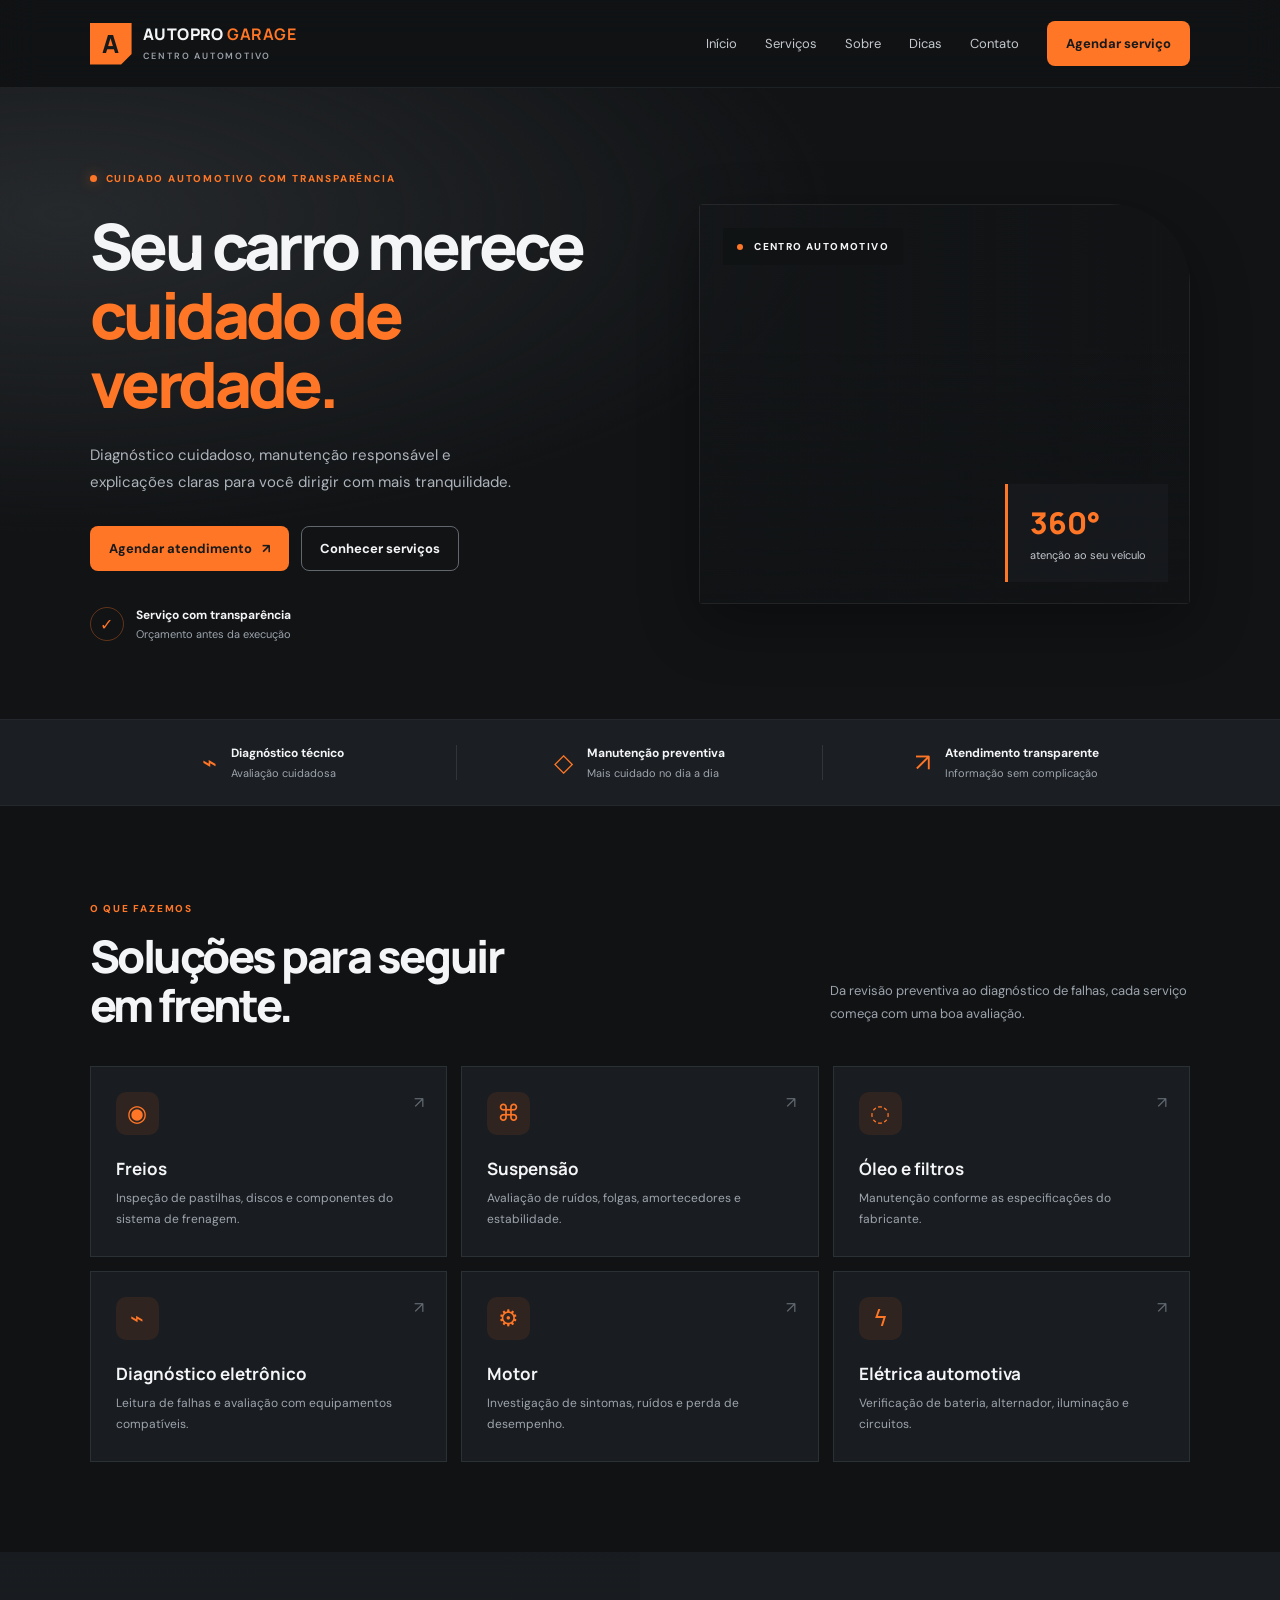
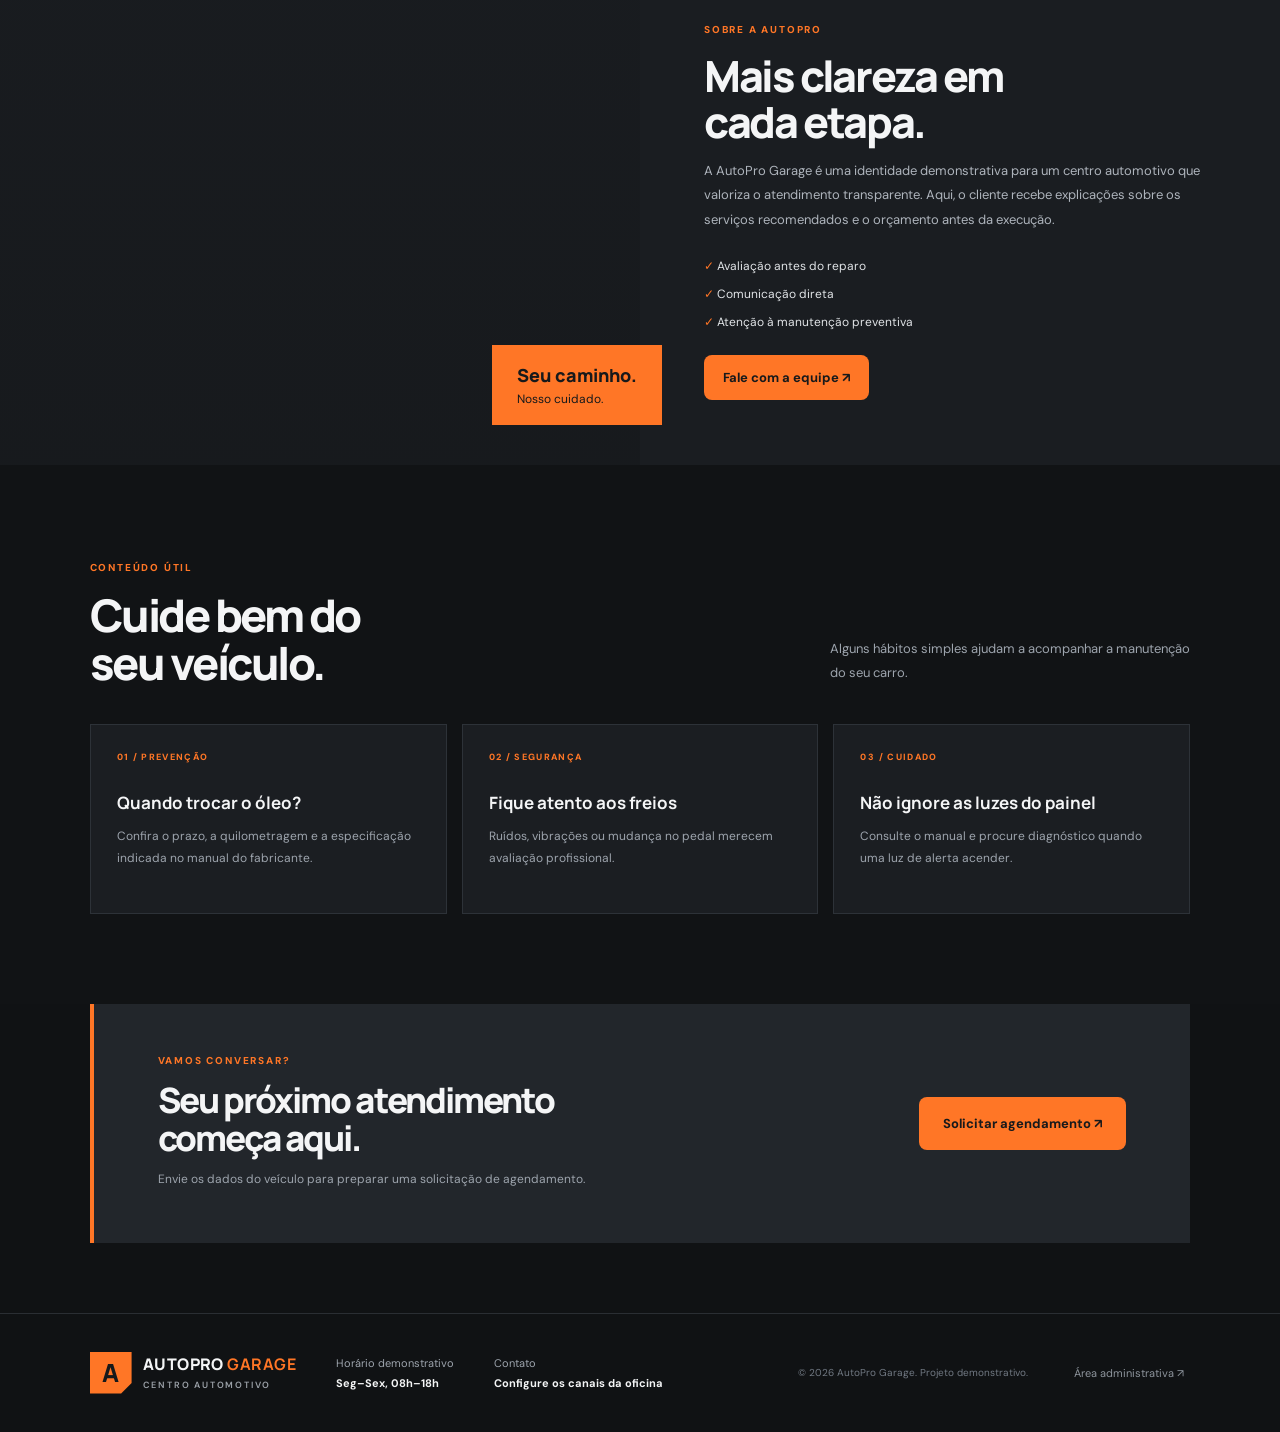
<file: index.html>
<!DOCTYPE html>
<html lang="pt-BR">

<head>
  <meta charset="UTF-8">
  <meta name="viewport" content="width=device-width, initial-scale=1.0">
  <meta name="description" content="AutoPro Garage — manutenção automotiva, agendamento e orçamento.">
  <title>AutoPro Garage | Centro Automotivo</title>
  <link rel="stylesheet" href="styles.css">
</head>

<body>
  <div id="publicSite">
    <header class="public-header">
      <a class="brand" href="#inicio"><span class="brand-mark">A</span><span>AUTOPRO <b>GARAGE</b><small>CENTRO
            AUTOMOTIVO</small></span></a>
      <button class="menu-toggle" id="menuToggle" aria-label="Abrir menu">☰</button>
      <nav id="publicNav">
        <a href="#inicio">Início</a><a href="#servicos">Serviços</a><a href="#sobre">Sobre</a><a
          href="#dicas">Dicas</a><a href="#contato">Contato</a>
        <button class="btn btn-primary" id="publicBookingBtn">Agendar serviço</button>
      </nav>
    </header>
    <main>
      <section class="hero" id="inicio">
        <div class="hero-copy">
          <span class="eyebrow"><i></i> CUIDADO AUTOMOTIVO COM TRANSPARÊNCIA</span>
          <h1>Seu carro merece<br><span>cuidado de verdade.</span></h1>
          <p>Diagnóstico cuidadoso, manutenção responsável e explicações claras para você dirigir com mais
            tranquilidade.</p>
          <div class="hero-actions"><button class="btn btn-primary" id="heroBookingBtn">Agendar atendimento
              <span>↗</span></button><a class="btn btn-outline" href="#servicos">Conhecer serviços</a></div>
          <div class="hero-proof">
            <div class="proof-icon">✓</div>
            <div><strong>Serviço com transparência</strong><small>Orçamento antes da execução</small></div>
          </div>
        </div>
        <div class="hero-visual">
          <div class="hero-overlay"></div>
          <div class="hero-label"><span class="orange-dot"></span> CENTRO AUTOMOTIVO</div>
          <div class="hero-stat"><strong>360°</strong><span>atenção ao seu veículo</span></div>
        </div>
      </section>
      <section class="trust-strip">
        <div><span class="line-icon">⌁</span><span><b>Diagnóstico técnico</b><small>Avaliação cuidadosa</small></span>
        </div>
        <div><span class="line-icon">◇</span><span><b>Manutenção preventiva</b><small>Mais cuidado no dia a
              dia</small></span></div>
        <div><span class="line-icon">↗</span><span><b>Atendimento transparente</b><small>Informação sem
              complicação</small></span></div>
      </section>
      <section class="section" id="servicos">
        <div class="section-heading">
          <div><span class="eyebrow">O QUE FAZEMOS</span>
            <h2>Soluções para seguir<br>em frente.</h2>
          </div>
          <p>Da revisão preventiva ao diagnóstico de falhas, cada serviço começa com uma boa avaliação.</p>
        </div>
        <div class="service-grid">
          <article class="service-card"><span class="service-symbol">◉</span>
            <h3>Freios</h3>
            <p>Inspeção de pastilhas, discos e componentes do sistema de frenagem.</p><span class="card-arrow">↗</span>
          </article>
          <article class="service-card"><span class="service-symbol">⌘</span>
            <h3>Suspensão</h3>
            <p>Avaliação de ruídos, folgas, amortecedores e estabilidade.</p><span class="card-arrow">↗</span>
          </article>
          <article class="service-card"><span class="service-symbol">◌</span>
            <h3>Óleo e filtros</h3>
            <p>Manutenção conforme as especificações do fabricante.</p><span class="card-arrow">↗</span>
          </article>
          <article class="service-card"><span class="service-symbol">⌁</span>
            <h3>Diagnóstico eletrônico</h3>
            <p>Leitura de falhas e avaliação com equipamentos compatíveis.</p><span class="card-arrow">↗</span>
          </article>
          <article class="service-card"><span class="service-symbol">⚙</span>
            <h3>Motor</h3>
            <p>Investigação de sintomas, ruídos e perda de desempenho.</p><span class="card-arrow">↗</span>
          </article>
          <article class="service-card"><span class="service-symbol">ϟ</span>
            <h3>Elétrica automotiva</h3>
            <p>Verificação de bateria, alternador, iluminação e circuitos.</p><span class="card-arrow">↗</span>
          </article>
        </div>
      </section>
      <section class="about-band" id="sobre">
        <div class="about-art">
          <div class="about-badge"><strong>Seu caminho.</strong><span>Nosso cuidado.</span></div>
        </div>
        <div class="about-copy"><span class="eyebrow">SOBRE A AUTOPRO</span>
          <h2>Mais clareza em<br>cada etapa.</h2>
          <p>A AutoPro Garage é uma identidade demonstrativa para um centro automotivo que valoriza o atendimento
            transparente. Aqui, o cliente recebe explicações sobre os serviços recomendados e o orçamento antes da
            execução.</p>
          <div class="about-points"><span>✓ Avaliação antes do reparo</span><span>✓ Comunicação direta</span><span>✓
              Atenção à manutenção preventiva</span></div><button class="btn btn-primary" id="aboutBookingBtn">Fale com
            a equipe ↗</button>
        </div>
      </section>
      <section class="section tips-section" id="dicas">
        <div class="section-heading">
          <div><span class="eyebrow">CONTEÚDO ÚTIL</span>
            <h2>Cuide bem do<br>seu veículo.</h2>
          </div>
          <p>Alguns hábitos simples ajudam a acompanhar a manutenção do seu carro.</p>
        </div>
        <div class="tips-grid">
          <article class="tip-card">
            <div class="tip-number">01 / PREVENÇÃO</div>
            <h3>Quando trocar o óleo?</h3>
            <p>Confira o prazo, a quilometragem e a especificação indicada no manual do fabricante.</p>
          </article>
          <article class="tip-card">
            <div class="tip-number">02 / SEGURANÇA</div>
            <h3>Fique atento aos freios</h3>
            <p>Ruídos, vibrações ou mudança no pedal merecem avaliação profissional.</p>
          </article>
          <article class="tip-card">
            <div class="tip-number">03 / CUIDADO</div>
            <h3>Não ignore as luzes do painel</h3>
            <p>Consulte o manual e procure diagnóstico quando uma luz de alerta acender.</p>
          </article>
        </div>
      </section>
      <section class="contact-band" id="contato">
        <div><span class="eyebrow">VAMOS CONVERSAR?</span>
          <h2>Seu próximo atendimento<br>começa aqui.</h2>
          <p>Envie os dados do veículo para preparar uma solicitação de agendamento.</p>
        </div><button class="btn btn-primary btn-large" id="contactBookingBtn">Solicitar agendamento ↗</button>
      </section>
    </main>
    <footer class="public-footer"><a class="brand" href="#inicio"><span class="brand-mark">A</span><span>AUTOPRO
          <b>GARAGE</b><small>CENTRO AUTOMOTIVO</small></span></a>
      <div><span>Horário demonstrativo</span><b>Seg–Sex, 08h–18h</b></div>
      <div><span>Contato</span><b>Configure os canais da oficina</b></div><small>© <span id="year"></span> AutoPro
        Garage. Projeto demonstrativo.</small><button class="footer-admin" id="adminAccessBtn">Área administrativa
        ↗</button>
    </footer>
  </div>

  <div id="bookingModal" class="modal hidden" role="dialog" aria-modal="true" aria-labelledby="bookingTitle">
    <div class="modal-card"><button class="modal-close" id="closeBooking" aria-label="Fechar">×</button><span
        class="eyebrow">PRIMEIRO CONTATO</span>
      <h2 id="bookingTitle">Solicitar agendamento</h2>
      <p class="muted">Preencha os dados para registrar a solicitação nesta demonstração.</p>
      <form id="publicBookingForm" class="form-grid">
        <label>Nome completo<input name="name" required placeholder="Seu nome"></label>
        <label>Telefone<input name="phone" required placeholder="(00) 00000-0000"></label>
        <label>Veículo<input name="vehicle" required placeholder="Marca e modelo"></label>
        <label>Data desejada<input name="date" type="date" required></label>
        <label class="full">Serviço desejado<select name="service">
            <option>Revisão preventiva</option>
            <option>Freios</option>
            <option>Suspensão</option>
            <option>Óleo e filtros</option>
            <option>Diagnóstico eletrônico</option>
            <option>Motor</option>
            <option>Elétrica automotiva</option>
            <option>Outro</option>
          </select></label>
        <label class="full">O que está acontecendo?<textarea name="notes" rows="3"
            placeholder="Descreva os sintomas ou o serviço desejado"></textarea></label>
        <button class="btn btn-primary full" type="submit">Registrar solicitação</button>
      </form>
      <div id="bookingFeedback" class="feedback hidden"></div>
    </div>
  </div>

  <div id="loginView" class="login-screen hidden">
    <div class="login-brand"><span class="brand-mark">A</span>
      <div><strong>AUTOPRO <b>GARAGE</b></strong><small>SISTEMA DE GESTÃO</small></div>
    </div>
    <div class="login-card"><span class="eyebrow">ÁREA RESTRITA</span>
      <h1>Acesse seu painel.</h1>
      <p class="muted">Entre para gerenciar a rotina da oficina.</p>
      <form id="loginForm"><label>E-mail<input id="loginEmail" type="email" required
            value="admin@autopro.local"></label><label>Senha<input id="loginPassword" type="password" required
            value="admin123"></label><button class="btn btn-primary full" type="submit">Entrar no sistema ↗</button>
        <div id="loginError" class="error-message hidden"></div>
      </form>
      <div class="demo-credentials"><b>Acesso de demonstração</b><span>admin@autopro.local</span><span>Senha:
          admin123</span><small>Troque essas credenciais antes de qualquer implantação real.</small></div><button
        class="back-public" id="backPublic">← Voltar ao site público</button>
    </div>
  </div>

  <div id="adminApp" class="admin-layout hidden">
    <aside class="sidebar" id="sidebar"><a class="brand admin-brand" href="#"><span
          class="brand-mark">A</span><span>AUTOPRO <b>GARAGE</b><small>GESTÃO AUTOMOTIVA</small></span></a>
      <div class="side-label">MENU PRINCIPAL</div>
      <nav id="adminNav">
        <button class="nav-item active" data-page="dashboard"><span>▦</span> Visão geral</button>
        <button class="nav-item" data-page="appointments"><span>◷</span> Agendamentos <em
            id="appointmentCount">0</em></button>
        <button class="nav-item" data-page="clients"><span>♙</span> Clientes</button>
        <button class="nav-item" data-page="vehicles"><span>▱</span> Veículos</button>
        <button class="nav-item" data-page="quotes"><span>▤</span> Orçamentos</button>
        <button class="nav-item" data-page="orders"><span>⚙</span> Ordens de serviço</button>
        <button class="nav-item" data-page="finance"><span>↗</span> Financeiro</button>
      </nav>
      <div class="sidebar-bottom">
        <div class="online-dot"></div><span>Sistema local demonstrativo</span><button id="logoutBtn">Sair da conta
          ↗</button>
      </div>
    </aside>
    <main class="admin-main">
      <header class="admin-topbar"><button class="icon-button" id="sidebarToggle" aria-label="Abrir menu">☰</button>
        <div class="breadcrumb">AutoPro <span>/</span> <b id="pageCrumb">Visão geral</b></div>
        <div class="topbar-right"><span class="status-pill"><i></i> Ambiente de demonstração</span>
          <div class="avatar">AD</div>
          <div class="user-label"><b>Administrador</b><small>Gestão da oficina</small></div>
        </div>
      </header>
      <div id="adminContent" class="admin-content"></div>
    </main>
  </div>
  <div id="toast" class="toast hidden"></div>
  <script src="app.js"></script>
</body>

</html>
</file>
<file: styles.css>
@import url('https://fonts.googleapis.com/css2?family=DM+Sans:wght@400;500;600;700&family=Manrope:wght@400;500;600;700;800&display=swap');

:root {
    --bg: #101214;
    --panel: #191c20;
    --panel2: #202429;
    --line: #30353b;
    --text: #f4f5f6;
    --muted: #9da4ad;
    --orange: #ff7626;
    --orange2: #ff8a42;
    --white: #fff;
    --green: #55c89a;
    --red: #ff6b6b;
    --radius: 16px;
    --shadow: 0 20px 60px #0005
}

* {
    box-sizing: border-box
}

html {
    scroll-behavior: smooth
}

body {
    margin: 0;
    background: var(--bg);
    color: var(--text);
    font-family: 'DM Sans', sans-serif
}

button,
input,
select,
textarea {
    font: inherit
}

button,
a {
    transition: .2s ease
}

button {
    cursor: pointer
}

a {
    color: inherit;
    text-decoration: none
}

.hidden {
    display: none !important
}

.muted {
    color: var(--muted);
    line-height: 1.6
}

.brand {
    display: flex;
    align-items: center;
    gap: 11px;
    font-family: Manrope, sans-serif;
    font-weight: 800;
    letter-spacing: .03em;
    font-size: 16px;
    line-height: 1.2
}

.brand b,
.login-brand b {
    color: var(--orange)
}

.brand small {
    display: block;
    color: #9ba1a8;
    font: 600 9px 'DM Sans', sans-serif;
    letter-spacing: .2em;
    margin-top: 5px
}

.brand-mark {
    display: grid;
    place-items: center;
    width: 42px;
    height: 42px;
    background: var(--orange);
    color: #17191b;
    font: 800 25px Manrope, sans-serif;
    clip-path: polygon(0 0, 100% 0, 100% 75%, 75% 100%, 0 100%)
}

.public-header {
    height: 88px;
    display: flex;
    align-items: center;
    justify-content: space-between;
    padding: 0 7%;
    border-bottom: 1px solid #ffffff10;
    background: #111315eF;
    position: sticky;
    top: 0;
    z-index: 10;
    backdrop-filter: blur(18px)
}

.public-header nav {
    display: flex;
    align-items: center;
    gap: 28px
}

.public-header nav a {
    font-size: 13px;
    color: #c5c9ce
}

.public-header nav a:hover {
    color: var(--orange)
}

.menu-toggle {
    display: none;
    background: none;
    color: white;
    border: 0;
    font-size: 25px
}

.btn {
    border: 1px solid transparent;
    border-radius: 8px;
    padding: 13px 18px;
    font-weight: 700;
    font-size: 13px;
    display: inline-flex;
    align-items: center;
    justify-content: center;
    gap: 10px
}

.btn-primary {
    background: var(--orange);
    color: #17191b
}

.btn-primary:hover {
    background: var(--orange2);
    transform: translateY(-1px)
}

.btn-outline {
    border-color: #62676d;
    color: #f4f5f6;
    background: transparent
}

.btn-outline:hover {
    border-color: var(--orange);
    color: var(--orange)
}

.btn-large {
    padding: 17px 23px
}

.hero {
    min-height: 570px;
    padding: 78px 7%;
    display: grid;
    grid-template-columns: 1.05fr .95fr;
    align-items: center;
    gap: 6%;
    overflow: hidden;
    background: radial-gradient(ellipse at 5% 20%, #26292c 0, transparent 45%), #111315
}

.hero-copy {
    max-width: 590px;
    position: relative;
    z-index: 1
}

.eyebrow {
    font-size: 10px;
    letter-spacing: .18em;
    font-weight: 800;
    color: var(--orange);
    display: inline-flex;
    align-items: center;
    gap: 9px
}

.eyebrow i {
    display: inline-block;
    width: 7px;
    height: 7px;
    border-radius: 50%;
    background: var(--orange);
    box-shadow: 0 0 12px #ff762680
}

.hero h1,
.section h2,
.about-copy h2,
.contact-band h2 {
    font: 800 clamp(37px, 5vw, 64px)/1.08 Manrope, sans-serif;
    letter-spacing: -.055em;
    margin: 24px 0
}

.hero h1 span {
    color: var(--orange)
}

.hero-copy>p {
    color: #aeb4bc;
    line-height: 1.8;
    max-width: 440px;
    font-size: 15px
}

.hero-actions {
    display: flex;
    gap: 12px;
    flex-wrap: wrap;
    margin: 30px 0 36px
}

.hero-proof {
    display: flex;
    align-items: center;
    gap: 12px
}

.proof-icon {
    width: 34px;
    height: 34px;
    border: 1px solid #ff762655;
    border-radius: 50%;
    display: grid;
    place-items: center;
    color: var(--orange)
}

.hero-proof strong,
.hero-proof small {
    display: block
}

.hero-proof strong {
    font-size: 12px
}

.hero-proof small {
    font-size: 11px;
    color: var(--muted);
    margin-top: 4px
}

.hero-visual {
    height: 400px;
    position: relative;
    border-radius: 4px 80px 4px 4px;
    overflow: hidden;
    background: linear-gradient(90deg, #171a1d55, #171a1d00), url('https://images.unsplash.com/photo-1486262715619-67b85e0b08d3?auto=format&fit=crop&w=1100&q=85') center/cover;
    box-shadow: var(--shadow)
}

.hero-visual:after {
    content: "";
    position: absolute;
    inset: 0;
    background: linear-gradient(0deg, #101214aa, transparent 65%), linear-gradient(90deg, #10121444, transparent)
}

.hero-overlay {
    position: absolute;
    inset: 0;
    border: 1px solid #ffffff12;
    z-index: 1
}

.hero-label,
.hero-stat {
    position: absolute;
    z-index: 2
}

.hero-label {
    top: 24px;
    left: 24px;
    font-size: 10px;
    letter-spacing: .14em;
    font-weight: 800;
    background: #101214c9;
    padding: 12px 14px
}

.orange-dot {
    display: inline-block;
    width: 6px;
    height: 6px;
    border-radius: 50%;
    background: var(--orange);
    margin-right: 8px
}

.hero-stat {
    right: 22px;
    bottom: 22px;
    background: #16191de8;
    padding: 18px 22px;
    border-left: 3px solid var(--orange)
}

.hero-stat strong {
    font: 800 30px Manrope;
    color: var(--orange);
    display: block
}

.hero-stat span {
    font-size: 11px;
    color: #c4c8ce
}

.trust-strip {
    display: grid;
    grid-template-columns: repeat(3, 1fr);
    padding: 25px 7%;
    background: #1b1e22;
    border-top: 1px solid #ffffff0a;
    border-bottom: 1px solid #ffffff0a
}

.trust-strip>div {
    display: flex;
    gap: 14px;
    align-items: center;
    justify-content: center;
    border-right: 1px solid var(--line)
}

.trust-strip>div:last-child {
    border: 0
}

.line-icon {
    font-size: 25px;
    color: var(--orange)
}

.trust-strip b,
.trust-strip small {
    display: block
}

.trust-strip b {
    font-size: 12px
}

.trust-strip small {
    font-size: 11px;
    color: var(--muted);
    margin-top: 5px
}

.section {
    padding: 90px 7%
}

.section-heading {
    display: flex;
    justify-content: space-between;
    align-items: end;
    gap: 30px;
    margin-bottom: 36px
}

.section-heading h2,
.about-copy h2,
.contact-band h2 {
    font-size: clamp(32px, 4vw, 45px);
    margin: 15px 0 0
}

.section-heading>p {
    max-width: 360px;
    color: var(--muted);
    font-size: 13px;
    line-height: 1.8;
    margin-bottom: 4px
}

.service-grid {
    display: grid;
    grid-template-columns: repeat(3, 1fr);
    gap: 14px
}

.service-card {
    position: relative;
    padding: 25px;
    background: #191c20;
    border: 1px solid #2b3035;
    min-height: 190px;
    transition: .25s
}

.service-card:hover {
    transform: translateY(-4px);
    border-color: #ff762677;
    background: #202328
}

.service-symbol {
    display: grid;
    place-items: center;
    width: 43px;
    height: 43px;
    background: #ff762619;
    color: var(--orange);
    font-size: 23px;
    border-radius: 10px
}

.service-card h3 {
    font: 700 17px Manrope;
    margin: 22px 0 8px
}

.service-card p,
.tip-card p {
    color: var(--muted);
    font-size: 12px;
    line-height: 1.8;
    margin: 0;
    max-width: 300px
}

.card-arrow {
    position: absolute;
    right: 22px;
    top: 25px;
    color: #626a72
}

.about-band {
    display: grid;
    grid-template-columns: 1fr 1fr;
    min-height: 470px;
    background: #1a1d21
}

.about-art {
    position: relative;
    min-height: 400px;
    background: linear-gradient(0deg, #11131555, #11131522), url('https://images.unsplash.com/photo-1613214150384-7a6f8a2a0c7a?auto=format&fit=crop&w=1000&q=80') center/cover
}

.about-badge {
    position: absolute;
    right: -22px;
    bottom: 40px;
    background: var(--orange);
    color: #17191b;
    padding: 18px 25px;
    display: flex;
    flex-direction: column;
    z-index: 1
}

.about-badge strong {
    font: 800 18px Manrope
}

.about-badge span {
    font-size: 12px;
    margin-top: 4px
}

.about-copy {
    padding: 65px 12% 65px 10%;
    align-self: center
}

.about-copy h2 {
    font-size: 43px
}

.about-copy>p {
    color: #aeb4bc;
    font-size: 13px;
    line-height: 1.9
}

.about-points {
    display: grid;
    gap: 12px;
    margin: 25px 0;
    color: #e0e3e6;
    font-size: 12px
}

.about-points span:first-letter {
    color: var(--orange)
}

.tips-section {
    background: #111315
}

.tips-grid {
    display: grid;
    grid-template-columns: repeat(3, 1fr);
    gap: 15px
}

.tip-card {
    padding: 26px;
    background: #1b1e22;
    border: 1px solid #2d3238;
    min-height: 190px
}

.tip-number {
    font-size: 9px;
    letter-spacing: .15em;
    color: var(--orange);
    font-weight: 800
}

.tip-card h3 {
    font: 700 17px Manrope;
    margin: 28px 0 12px
}

.contact-band {
    margin: 0 7% 70px;
    padding: 44px 5%;
    background: #22262b;
    border-left: 4px solid var(--orange);
    display: flex;
    align-items: center;
    justify-content: space-between;
    gap: 25px
}

.contact-band h2 {
    font-size: 35px;
    margin: 13px 0
}

.contact-band p {
    font-size: 12px;
    color: var(--muted)
}

.public-footer {
    padding: 38px 7%;
    border-top: 1px solid #2a2e33;
    display: flex;
    align-items: center;
    gap: 40px;
    flex-wrap: wrap
}

.public-footer>div span,
.public-footer>div b {
    display: block;
    font-size: 11px
}

.public-footer>div span {
    color: var(--muted);
    margin-bottom: 6px
}

.public-footer>small {
    color: #717983;
    font-size: 10px;
    margin-left: auto
}

.footer-admin {
    background: none;
    border: 0;
    color: #8d949c;
    font-size: 11px
}

.footer-admin:hover {
    color: var(--orange)
}

/* Modal e formulários */
.modal {
    position: fixed;
    inset: 0;
    z-index: 50;
    background: #000b;
    display: grid;
    place-items: center;
    padding: 20px;
    overflow: auto
}

.modal-card {
    width: min(620px, 100%);
    background: #1a1d21;
    border: 1px solid #343a41;
    border-radius: 16px;
    padding: 32px;
    position: relative;
    box-shadow: var(--shadow)
}

.modal-card h2 {
    font: 800 28px Manrope;
    margin: 12px 0
}

.modal-close {
    position: absolute;
    right: 20px;
    top: 16px;
    background: none;
    border: 0;
    color: white;
    font-size: 28px
}

.form-grid {
    display: grid;
    grid-template-columns: 1fr 1fr;
    gap: 15px;
    margin-top: 22px
}

label {
    display: grid;
    gap: 7px;
    font-size: 12px;
    font-weight: 600;
    color: #d8dce0
}

input,
select,
textarea {
    width: 100%;
    background: #111315;
    color: #f5f5f5;
    border: 1px solid #343a41;
    border-radius: 8px;
    padding: 12px 13px;
    outline: none;
    min-width: 0
}

input:focus,
select:focus,
textarea:focus {
    border-color: var(--orange);
    box-shadow: 0 0 0 3px #ff76261a
}

textarea {
    resize: vertical
}

.full {
    grid-column: 1/-1
}

.feedback {
    margin-top: 15px;
    padding: 13px;
    background: #153c2e;
    color: #9aebc7;
    border-radius: 8px;
    font-size: 12px;
    line-height: 1.6
}

/* Login */
.login-screen {
    min-height: 100vh;
    background: radial-gradient(ellipse at 20% 20%, #272b2f, transparent 45%), #101214;
    display: grid;
    place-items: center;
    padding: 30px;
    position: relative
}

.login-brand {
    position: absolute;
    top: 32px;
    left: 5%;
    display: flex;
    align-items: center;
    gap: 12px
}

.login-brand strong {
    font: 800 16px Manrope;
    display: block
}

.login-brand small {
    display: block;
    color: #8e969f;
    font-size: 9px;
    letter-spacing: .2em;
    margin-top: 5px
}

.login-card {
    width: min(430px, 100%);
    background: #1b1e22;
    border: 1px solid #30363d;
    border-radius: 16px;
    padding: 36px;
    box-shadow: var(--shadow)
}

.login-card h1 {
    font: 800 30px Manrope;
    margin: 14px 0 7px
}

.login-card form {
    display: grid;
    gap: 16px;
    margin-top: 25px
}

.demo-credentials {
    margin-top: 22px;
    padding: 14px;
    background: #111315;
    border: 1px dashed #424950;
    border-radius: 9px;
    display: grid;
    gap: 6px;
    font-size: 11px;
    color: #bfc5cc
}

.demo-credentials b {
    color: var(--orange);
    margin-bottom: 3px
}

.demo-credentials small {
    color: #818992;
    line-height: 1.5;
    margin-top: 4px
}

.back-public {
    background: none;
    border: 0;
    color: #b7bdc4;
    font-size: 12px;
    margin-top: 20px;
    padding: 0
}

.back-public:hover {
    color: var(--orange)
}

.error-message {
    color: #ff9b9b;
    font-size: 12px
}

/* Administração */
.admin-layout {
    min-height: 100vh;
    background: #111315
}

.sidebar {
    width: 250px;
    position: fixed;
    inset: 0 auto 0 0;
    background: #191c20;
    border-right: 1px solid #2b3035;
    padding: 24px 15px;
    display: flex;
    flex-direction: column;
    z-index: 20
}

.admin-brand {
    padding: 0 7px 30px;
    font-size: 13px
}

.admin-brand .brand-mark {
    width: 37px;
    height: 37px;
    font-size: 22px
}

.admin-brand small {
    font-size: 8px
}

.side-label {
    font-size: 9px;
    color: #737c86;
    font-weight: 800;
    letter-spacing: .16em;
    padding: 8px 12px 13px
}

.sidebar nav {
    display: grid;
    gap: 5px
}

.nav-item {
    width: 100%;
    border: 0;
    background: transparent;
    color: #aeb5bd;
    padding: 13px 12px;
    border-radius: 8px;
    display: flex;
    align-items: center;
    gap: 12px;
    text-align: left;
    font-size: 12px
}

.nav-item>span {
    font-size: 18px;
    width: 20px;
    text-align: center
}

.nav-item:hover {
    background: #25292e;
    color: #fff
}

.nav-item.active {
    background: #ff76261b;
    color: var(--orange);
    font-weight: 700
}

.nav-item em {
    margin-left: auto;
    font-size: 10px;
    font-style: normal;
    background: #30353b;
    border-radius: 5px;
    padding: 3px 6px
}

.sidebar-bottom {
    margin-top: auto;
    border-top: 1px solid #30353b;
    padding: 18px 7px 0;
    display: grid;
    grid-template-columns: 10px 1fr;
    align-items: center;
    gap: 9px;
    color: #929aa3;
    font-size: 10px
}

.online-dot {
    width: 7px;
    height: 7px;
    background: var(--green);
    border-radius: 50%
}

.sidebar-bottom button {
    grid-column: 1/-1;
    background: none;
    border: 0;
    color: #aeb5bd;
    text-align: left;
    padding: 12px 0 0;
    font-size: 11px
}

.sidebar-bottom button:hover {
    color: var(--orange)
}

.admin-main {
    margin-left: 250px;
    min-height: 100vh
}

.admin-topbar {
    height: 75px;
    border-bottom: 1px solid #292e34;
    display: flex;
    align-items: center;
    padding: 0 32px;
    gap: 15px;
    background: #151719;
    position: sticky;
    top: 0;
    z-index: 9
}

.icon-button {
    display: none;
    background: none;
    border: 0;
    color: #fff;
    font-size: 20px
}

.breadcrumb {
    font-size: 12px;
    color: #9ca4ad
}

.breadcrumb span {
    color: #515961;
    margin: 0 9px
}

.breadcrumb b {
    color: #f1f2f3
}

.topbar-right {
    margin-left: auto;
    display: flex;
    align-items: center;
    gap: 11px
}

.status-pill {
    font-size: 10px;
    color: #a8b0b8;
    border: 1px solid #343a41;
    border-radius: 20px;
    padding: 8px 10px
}

.status-pill i {
    display: inline-block;
    width: 6px;
    height: 6px;
    border-radius: 50%;
    background: var(--green);
    margin-right: 6px
}

.avatar {
    width: 34px;
    height: 34px;
    display: grid;
    place-items: center;
    background: #ff762623;
    color: var(--orange);
    border-radius: 50%;
    font-size: 11px;
    font-weight: 800
}

.user-label b,
.user-label small {
    display: block;
    font-size: 10px
}

.user-label small {
    color: #828b95;
    margin-top: 4px
}

.admin-content {
    padding: 30px 32px 50px;
    max-width: 1600px;
    margin: auto
}

.page-title-row {
    display: flex;
    align-items: start;
    justify-content: space-between;
    gap: 20px;
    margin-bottom: 25px
}

.page-title-row h1 {
    font: 800 27px Manrope;
    margin: 0 0 8px;
    letter-spacing: -.04em
}

.page-title-row p {
    margin: 0;
    color: var(--muted);
    font-size: 12px
}

.metric-grid {
    display: grid;
    grid-template-columns: repeat(4, 1fr);
    gap: 14px;
    margin-bottom: 22px
}

.metric-card {
    padding: 19px;
    background: #1b1e22;
    border: 1px solid #2b3035;
    border-radius: 12px
}

.metric-top {
    display: flex;
    justify-content: space-between;
    align-items: center;
    color: #a5adb6;
    font-size: 11px
}

.metric-icon {
    width: 34px;
    height: 34px;
    border-radius: 9px;
    background: #ff76261c;
    color: var(--orange);
    display: grid;
    place-items: center;
    font-size: 17px
}

.metric-value {
    font: 800 26px Manrope;
    margin: 18px 0 5px
}

.metric-foot {
    font-size: 10px;
    color: #8c959e
}

.metric-foot strong {
    color: var(--green)
}

.dashboard-grid {
    display: grid;
    grid-template-columns: 1.4fr 1fr;
    gap: 15px
}

.panel {
    background: #1b1e22;
    border: 1px solid #2b3035;
    border-radius: 12px;
    overflow: hidden;
    min-width: 0
}

.panel-head {
    padding: 18px 20px;
    border-bottom: 1px solid #2c3137;
    display: flex;
    justify-content: space-between;
    align-items: center;
    gap: 15px
}

.panel-head h3 {
    font: 700 13px Manrope;
    margin: 0
}

.panel-head span {
    font-size: 10px;
    color: #8c959e
}

.panel-body {
    padding: 18px 20px
}

.activity-list {
    display: grid;
    gap: 18px
}

.activity {
    display: flex;
    align-items: center;
    gap: 12px
}

.activity-mark {
    width: 34px;
    height: 34px;
    border-radius: 9px;
    display: grid;
    place-items: center;
    background: #ff76261a;
    color: var(--orange)
}

.activity-text {
    flex: 1;
    min-width: 0
}

.activity-text b,
.activity-text small {
    display: block;
    overflow: hidden;
    text-overflow: ellipsis;
    white-space: nowrap
}

.activity-text b {
    font-size: 11px
}

.activity-text small {
    font-size: 10px;
    color: #929aa3;
    margin-top: 5px
}

.activity time {
    font-size: 10px;
    color: #a5adb6
}

.bar-chart {
    height: 175px;
    display: flex;
    align-items: end;
    justify-content: space-around;
    gap: 12px;
    padding: 12px 0 0;
    border-bottom: 1px solid #343a41;
    background: repeating-linear-gradient(to bottom, transparent 0, transparent 42px, #ffffff07 43px)
}

.bar-col {
    height: 100%;
    display: flex;
    align-items: center;
    justify-content: end;
    gap: 8px;
    flex-direction: column;
    flex: 1
}

.bar {
    width: min(32px, 75%);
    min-height: 5px;
    border-radius: 5px 5px 0 0;
    background: linear-gradient(0deg, #b84c14, var(--orange));
    transition: height .3s
}

.bar-label {
    font-size: 9px;
    color: #929aa3;
    margin: 8px 0 0
}

.table-wrap {
    overflow: auto;
    width: 100%
}

table {
    border-collapse: collapse;
    width: 100%;
    min-width: 620px
}

th {
    text-align: left;
    font-size: 9px;
    letter-spacing: .08em;
    color: #8c959e;
    font-weight: 700;
    background: #202429
}

th,
td {
    padding: 14px 16px;
    border-bottom: 1px solid #2c3137
}

td {
    font-size: 11px;
    color: #d6d9dd
}

td small {
    display: block;
    color: #8d959e;
    margin-top: 4px;
    font-size: 10px
}

tbody tr:hover {
    background: #ffffff04
}

.status {
    display: inline-flex;
    padding: 5px 8px;
    border-radius: 5px;
    font-size: 9px;
    background: #343940;
    color: #d4d8dd;
    white-space: nowrap
}

.status.green {
    background: #1b4939;
    color: #8de2bd
}

.status.orange {
    background: #50311f;
    color: #ffb17f
}

.status.red {
    background: #4c272a;
    color: #ff999f
}

.row-actions {
    display: flex;
    gap: 6px
}

.small-btn {
    border: 1px solid #414850;
    background: #25292e;
    color: #d9dde1;
    border-radius: 6px;
    padding: 7px 9px;
    font-size: 10px;
    white-space: nowrap
}

.small-btn:hover {
    border-color: var(--orange);
    color: var(--orange)
}

.small-btn.danger:hover {
    border-color: var(--red);
    color: var(--red)
}

.toolbar {
    display: flex;
    gap: 10px;
    align-items: center;
    margin-bottom: 17px;
    flex-wrap: wrap
}

.search-box {
    flex: 1;
    min-width: 180px;
    position: relative
}

.search-box input {
    padding: 11px 13px;
    background: #1b1e22
}

.toolbar select {
    width: auto;
    min-width: 140px;
    padding: 11px
}

.empty-state {
    text-align: center;
    padding: 45px 20px;
    color: #8f98a2;
    font-size: 12px
}

.empty-state b {
    display: block;
    color: #e4e6e8;
    margin-bottom: 7px;
    font-size: 14px
}

.admin-form {
    padding: 22px;
    display: grid;
    grid-template-columns: repeat(2, minmax(0, 1fr));
    gap: 15px
}

.admin-form label {
    font-size: 11px
}

.admin-form .form-actions {
    grid-column: 1/-1;
    display: flex;
    justify-content: flex-end;
    gap: 10px;
    margin-top: 5px
}

.form-section-title {
    grid-column: 1/-1;
    color: var(--orange);
    font-size: 10px;
    font-weight: 800;
    letter-spacing: .12em;
    padding-bottom: 10px;
    border-bottom: 1px solid #30353b
}

.notice {
    border: 1px solid #65401f;
    background: #332419;
    color: #ffbd90;
    padding: 13px 15px;
    border-radius: 8px;
    font-size: 11px;
    line-height: 1.6;
    margin-bottom: 18px
}

.finance-summary {
    display: grid;
    grid-template-columns: repeat(3, 1fr);
    gap: 13px;
    margin-bottom: 18px
}

.finance-box {
    background: #1b1e22;
    border: 1px solid #2b3035;
    border-radius: 10px;
    padding: 17px
}

.finance-box span {
    font-size: 10px;
    color: #a0a8b1
}

.finance-box b {
    display: block;
    font: 800 21px Manrope;
    margin-top: 11px
}

.finance-box.income b {
    color: var(--green)
}

.finance-box.expense b {
    color: #ff9696
}

.toast {
    position: fixed;
    bottom: 25px;
    right: 25px;
    background: #e7f8ef;
    color: #143c2a;
    border-radius: 9px;
    padding: 14px 18px;
    font-size: 12px;
    font-weight: 700;
    box-shadow: var(--shadow);
    z-index: 100;
    max-width: calc(100% - 40px)
}

.toast.error {
    background: #ffe8e8;
    color: #7e1c1c
}

@media(max-width:1000px) {
    .public-header {
        padding: 0 4%
    }

    .public-header nav {
        gap: 15px
    }

    .hero,
    .section {
        padding-left: 5%;
        padding-right: 5%
    }

    .hero {
        gap: 4%
    }

    .metric-grid {
        grid-template-columns: repeat(2, 1fr)
    }

    .admin-content {
        padding: 25px 20px
    }

    .admin-topbar {
        padding: 0 20px
    }

    .status-pill {
        display: none
    }

    .service-grid {
        grid-template-columns: repeat(2, 1fr)
    }

    .about-copy {
        padding: 45px 8%
    }

    .dashboard-grid {
        grid-template-columns: 1fr
    }
}

@media(max-width:700px) {
    .public-header {
        height: 72px
    }

    .menu-toggle {
        display: block
    }

    .public-header nav {
        display: none;
        position: absolute;
        top: 71px;
        left: 0;
        right: 0;
        background: #17191c;
        padding: 20px 5%;
        border-bottom: 1px solid var(--line);
        align-items: stretch;
        flex-direction: column
    }

    .public-header nav.open {
        display: flex
    }

    .public-header nav a {
        padding: 8px 0
    }

    .hero {
        grid-template-columns: 1fr;
        padding-top: 55px;
        padding-bottom: 45px
    }

    .hero-visual {
        height: 280px;
        margin-top: 15px
    }

    .hero h1 {
        font-size: 43px
    }

    .trust-strip {
        grid-template-columns: 1fr;
        gap: 17px;
        padding: 23px 7%
    }

    .trust-strip>div {
        justify-content: flex-start;
        border: 0
    }

    .section {
        padding-top: 60px;
        padding-bottom: 60px
    }

    .section-heading {
        display: block
    }

    .section-heading>p {
        margin-top: 18px
    }

    .service-grid,
    .tips-grid {
        grid-template-columns: 1fr
    }

    .service-card {
        min-height: 165px
    }

    .about-band {
        grid-template-columns: 1fr
    }

    .about-art {
        min-height: 260px
    }

    .about-badge {
        right: 15px;
        bottom: 18px
    }

    .about-copy {
        padding: 40px 7%
    }

    .contact-band {
        margin: 0 5% 45px;
        display: block;
        padding: 30px 7%
    }

    .contact-band .btn {
        margin-top: 15px
    }

    .public-footer {
        gap: 24px;
        padding: 30px 6%
    }

    .public-footer>small {
        margin-left: 0;
        width: 100%
    }

    .form-grid {
        grid-template-columns: 1fr
    }

    .full {
        grid-column: auto
    }

    .modal-card {
        padding: 26px 20px
    }

    .sidebar {
        transform: translateX(-100%);
        transition: transform .25s
    }

    .sidebar.open {
        transform: translateX(0);
        box-shadow: 0 0 0 100vmax #0009
    }

    .admin-main {
        margin-left: 0
    }

    .icon-button {
        display: block
    }

    .admin-topbar {
        height: 65px;
        padding: 0 15px
    }

    .user-label {
        display: none
    }

    .admin-content {
        padding: 22px 14px
    }

    .page-title-row {
        align-items: flex-start
    }

    .page-title-row h1 {
        font-size: 23px
    }

    .page-title-row>.btn {
        padding: 11px;
        font-size: 11px
    }

    .metric-grid {
        gap: 9px
    }

    .metric-card {
        padding: 13px
    }

    .metric-value {
        font-size: 22px
    }

    .metric-top {
        font-size: 10px
    }

    .metric-foot {
        line-height: 1.5
    }

    .dashboard-grid {
        grid-template-columns: 1fr
    }

    .admin-form {
        grid-template-columns: 1fr;
        padding: 16px
    }

    .admin-form .form-section-title,
    .admin-form .form-actions {
        grid-column: auto
    }

    .finance-summary {
        grid-template-columns: 1fr
    }

    .topbar-right {
        gap: 7px
    }

    .breadcrumb {
        font-size: 11px
    }

    .login-card {
        padding: 28px 22px
    }

    .login-brand {
        left: 22px;
        top: 22px
    }
}
</file>
